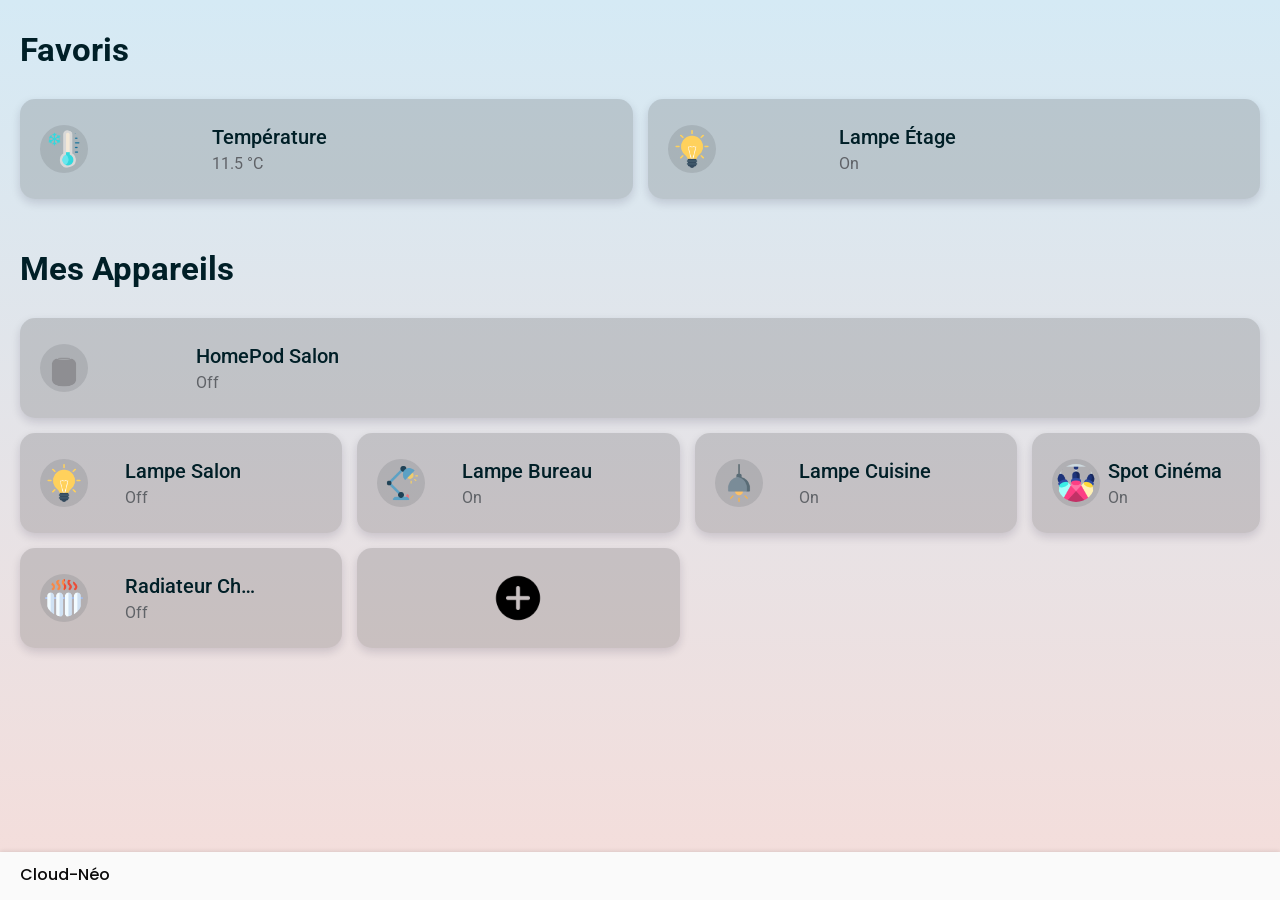
<file: index.html>
<!DOCTYPE html>
<html lang="en">
<head>
    <meta charset="UTF-8">
    <meta http-equiv="X-UA-Compatible" content="IE=edge">
    <meta name="viewport" content="width=device-width, initial-scale=1.0">
    
    <!--=============== BOXICONS ===============-->
    <link href='https://unpkg.com/boxicons@2.1.1/css/boxicons.min.css' rel='stylesheet'>

    <link rel="stylesheet" href="style.css">
    <title>Cloud-Néo | Home</title>
</head>
<body>
    <main>
        <section class="favorites">
          
            <div class="title__section">
                <h1>Favoris</h1>
            </div>
            <div class="grid__wrapper">
      
                <div class="card">
                    <div class="content">
                        <div class="img__container">
                            <img src="icon/sensor/cold.png" alt="" srcset="" class="icon">
                        </div>
                        <div class="data__container">
                            <p class="title">Température</p>
                            <p class="status">11.5 °C</p>
                        </div>
                    </div>
                </div>
                <div class="card light">
                    <div class="content">
                        <div class="img__container">
                            <img src="icon/lamp/simple_light.png" alt="" srcset="">
                        </div>
                        <div class="data__container">
                            <p class="title">Lampe Étage</p>
                            <p class="status">On</p>
                        </div>
                    </div>
                </div>            
            </div>
        </section>
        <section class="devices">
            <div class="title__section">
                <h1>Mes Appareils</h1>
            </div>
            <div class="grid__wrapper">
                <div class="card wide">
                    <div class="content">
                        <div class="img__container">
                            <img src="icon/speaker/homepod-nav-icon.png" alt="" srcset="">
                        </div>
                        <div class="data__container">
                            <p class="title">HomePod Salon</p>
                            <p class="status">Off</p>
                        </div>
                    </div>
                </div>
                <div class="card light light">
                    <div class="content">
                        <div class="img__container">
                            <img src="icon/lamp/simple_light.png" alt="" srcset="">
                        </div>
                        <div class="data__container">
                            <p class="title">Lampe Salon</p>
                            <p class="status">Off</p>
                        </div>
                    </div>
                </div>
                <div class="card light">
                    <div class="content">
                        <div class="img__container">
                            <img src="icon/lamp/desk-lamp.png" alt="" srcset="">
                        </div>
                        <div class="data__container">
                            <p class="title">Lampe Bureau</p>
                            <p class="status">On</p>
                        </div>
                    </div>
                </div>
       
                <div class="card light">
                   
                    <div class="content">
                        <div class="img__container">
                            <img src="icon/lamp/ceiling-lamp.png" alt="" srcset="">
                        </div>
                        <div class="data__container">
                            <p class="title">Lampe Cuisine</p>
                            <p class="status">On</p>
                        </div>
                    </div>
                </div>
                <div class="card tall light multi">
                    <div class="content">
                        <div class="img__container">
                            <img src="icon/lamp/spotlight-multicolor.png" alt="" srcset="">
                        </div>
                        <div class="data__container">
                            <p class="title">Spot Cinéma</p>
                            <p class="status">On</p>
                        </div>
                    </div>
                </div>
                <div class="card light">
                    <div class="content">
                        <div class="img__container">
                            <img src="icon/radiator/heating.png" alt="" srcset="">
                        </div>
                        <div class="data__container">
                            <p class="title">Radiateur Chambre</p>
                            <p class="status">Off</p>
                        </div>
                    </div>
                </div>
                <div class="card add">
                    <div class="add__items">
                        <img src="icon/system/add.png" alt="" srcset="">
                    </div>
                </div>
            </div>
        </section>
    
        <section class="list">
            <div class="header-cross">
                <p class="cross-icon"><i class='bx bx-x'></i></p>
            </div>
            <div class="container">
                <ul class="ul__container">
                    <li class="list__container">
                        <div class="logo">
                            <img src="icon/lamp/simple_light.png" alt="">
                        </div>
                        <p class="description">Lights</p>
                    </li>
                    <li class="list__container">
                        <div class="logo">
                            <img src="icon/speaker/speaker-2.png" alt="">
                        </div>
                        <p class="description">Speakers</p>
                    </li>
                    <li class="list__container">
                        <div class="logo">
                            <img src="icon/network/starlink.png" alt="">
                        </div>
                        <p class="description">Networks</p>
                    </li>
                    <li class="list__container">
                        <div class="logo">
                            <img src="icon/sensor/detector.png" alt="">
                        </div>
                        <p class="description">Sensors</p>
                    </li>
                    <li class="list__container">
                        <div class="logo">
                            <img src="icon/camera/doorbell.png" alt="">
                        </div>
                        <p class="description">Cameras</p>
                    </li>
                    <li class="list__container">
                        <div class="logo">
                            <img src="icon/security/motion-sensor.png" alt="">
                        </div>
                        <p class="description">Security</p>
                    </li>
                    <li class="list__container">
                        <div class="logo">
                            <img src="icon/fan/fan.png" alt="">
                        </div>
                        <p class="description">Fans</p>
                    </li>
                    <li class="list__container">
                        <div class="logo">
                            <img src="icon/door/smart-door.png" alt="">
                        </div>
                        <p class="description">Doorbells</p>
                    </li>
                    <li class="list__container">
                        <div class="logo">
                            <img src="icon/purifiers/air-purifier.png" alt="">
                        </div>
                        <p class="description">Air Purifiers</p>
                    </li>
                    <li class="list__container">
                        <div class="logo">
                            <img src="icon/window/shade.png" alt="">
                        </div>
                        <p class="description">Window Shades</p>
                    </li>
                    <li class="list__container">
                        <div class="logo">
                            <img src="icon/faucets/water-faucet.png" alt="">
                        </div>
                        <p class="description">Faucets</p>
                    </li>
                    <li class="list__container">
                        <div class="logo">
                            <img src="icon/purifiers/air-conditioner.png" alt="">
                        </div>
                        <p class="description">Air Conditioners</p>
                    </li>
                    <li class="list__container">
                        <div class="logo">
                            <img src="icon/radiator/heating.png" alt="">
                        </div>
                        <p class="description">Thermostats</p>
                    </li>
                    <li class="list__container">
                        <div class="logo">
                            <img src="icon/door/padlock.png" alt="">
                        </div>
                        <p class="description">Locks</p>
                    </li>
                    <li class="list__container">
                        <div class="logo">
                            <img src="icon/faucets/sprinkler.png" alt="">
                        </div>
                        <p class="description">Sprinklers</p>
                    </li>
                </ul>
            </div>
        </section>
    </main>
    <footer style="position: fixed; bottom: 0;">
        <p class="nav__logo__footer">
            Cloud-Néo
        </p>
    </footer>

</body>
    <script>

        let myButton = document.querySelectorAll('.light');

        for(let i = 0; i < myButton.length; i++) {
            myButton[i].addEventListener("click", function() {
                if(myButton[i].classList.contains("multi")) {
                    myButton[i].classList.toggle("active-multi");
                }else {
                    myButton[i].classList.toggle("active");
                }             
            });
        }


        let addList = document.querySelectorAll('.add');
        let List = document.querySelectorAll('.list');
        let cross = document.querySelectorAll('.header-cross');

        for(let i = 0; i < myButton.length; i++) {
            addList[i].addEventListener("click", function() {
                List[i].classList.toggle("visible");
            });
            cross[i].addEventListener("click", function() {
                List[i].classList.remove("visible");
            });
        }

    </script>
</html>
</file>
<file: style.css>
@import url('https://fonts.googleapis.com/css2?family=Roboto:ital,wght@0,100;0,300;0,400;0,500;0,700;0,900;1,100;1,300;1,400;1,500;1,700;1,900&display=swap');
@import url("https://fonts.googleapis.com/css2?family=Poppins:wght@400;500;600&display=swap");

* { 
    margin: 0;
    padding: 0;
    box-sizing: border-box;

    -webkit-touch-callout: none;
    -webkit-user-select: none;
    -khtml-user-select: none;
    -moz-user-select: none;
    -ms-user-select: none;
    user-select: none;
    outline: 0;

}

body {
    background-color: #FAFAFA;
    outline: 0;
}

main {
    background: linear-gradient( #D5EAF5 , #F5DDDA);
    padding: 10px;
    min-height: 100vh;
    scroll-behavior: smooth;
    box-shadow: 0 -1px 4px rgba(0, 0, 0, .1);
}


footer {
    background-color: #FAFAFA;
    height: 3rem;
    width: 100%;
    position: fixed;
    bottom: 0%;
    left: 0%;
    box-shadow: 0 -1px 4px rgba(0, 0, 0, .1);
    transition: .3s;
    z-index: 1;
    padding: 10px 0px 0px 20px;
}

button {
    cursor: pointer;
    border: none;
}

.button {
    display: inline-block;
    background-color: #1db0ff;
    color: #F4F4F4;
    padding: 1rem 1.5rem;
    border-radius: .5rem;
    font-weight: 500;
    transition: .3s;
    font-size: 16px;
    position: relative;
    display: block;
    margin-left: auto;
    margin-right: auto;
}

.button:hover {
    background-color: #239fe2;
}

.nav__logo__footer {
    color: #0B0A0A;
    font-weight: 500;
    font-family: 'Poppins', Arial, Helvetica, sans-serif;
}

.favorites {
    height: auto;
    padding-bottom: 50px;
    padding-top: 20px;
}

.devices {
    height: auto;
    padding-bottom: 20px;
}

.card {
    /*
    max-width: 100%;
    height: auto;
    vertical-align: middle;
    display: inline-block;
    */
    background-color: rgba(0, 0, 0, 0.15);
    border-radius: 15px;    
    transition: .2s;
    box-shadow: rgba(17, 12, 46, 0.15) 0px 4px 10px 0px;
    cursor: pointer;

}


.grid__wrapper > div {
    display: flex;
    justify-content: left;
    align-items: center;
}


.grid__wrapper {
    display: grid;
    grid-gap: 15px;
    grid-template-columns: repeat(auto-fit, minmax(140px, 1fr));
    grid-auto-rows: 100px;
    grid-auto-flow: dense;
}

.grid__wrapper .wide {
    grid-column: span 2;
}

.grid__wrapper .tall {
    grid-row: span 2;
}

.grid__wrapper .big {
    grid-column: span 2;
    grid-row: span 2;
}

.active {
    background-color: #FAFAFA;
    animation: glowing 5s infinite;
    color: #001F27;
}

.active-multi {
    background-color: #FAFAFA;
    animation: glowing 10s infinite;
    color: #001F27;
}


.card .content .img__container img{
    height: 40px;
    width: 40px;
    background-color: rgba(96, 99, 104, 0.2);
    border-radius: 50%;
    padding: 5px;
}

.card .add__items img {
    height: 48px;
    width: 48px;
}

.card .content__camera {
    display: flex;
    flex-direction: column;
}

.card .img__camera img {
    height: 220px;
    width: 100%;
    max-width: stretch;
    border-radius: 15px 15px 15px 15px;
    cursor: auto;
}

.content {
    width: 100%;
    height: 100%;
    padding: 5px 10px 5px 10px;
    display: grid;    
    width: 100%;
    text-overflow: ellipsis;
}

.card.wide .content .img__container {

    grid-template-columns: 10 90%;
}

.content.wide,
.big .content,
.tall .content {
    grid-template-columns: 20 80%;
}

.wide .content{
    grid-template-columns: 10 90%;
}

.img__container {

    display: flex;
    justify-content: left;
    align-items: center;
}

.data__container {
    display: flex;
    flex-direction: column;
    justify-content: center;
    align-items: flex-start;
}

.data__container .title {
    font-family: 'Roboto', Arial, Helvetica, sans-serif;
    color: #001F27;
    font-size: 14px;
    font-weight: 500;
    padding-bottom: 5px;
    overflow: hidden;
    white-space: nowrap; /* Don't forget this one */
    text-overflow: ellipsis;
    width: 100%;

}

.wide .data__container .title,
.big .data__container .title {
    width: 100%;
    text-overflow: ellipsis;
}

.data__container .status {
    font-family: 'Roboto', Arial, Helvetica, sans-serif;
    color: #606368;
    font-size: 13px;
    font-weight: 400;
}

.add__items {  
    width: 100%;
    height: 100%;    
    display: flex;
    justify-content: center;
    align-items: center;
    transition: .3s;
    border-radius: 15px;
}

.add__items img {
    transition: .3s;
}

.add__items:hover img {
    transform: rotateZ(90deg);
}

.card:hover {
    background-color: rgba(0, 0, 0, 0.1);
}

.active:hover {
    background-color: #F4F4F4;
}

.active-multi:hover {
    background-color: #F4F4F4;
}

section {
    padding: 0px 10px 0px 10px;
    height: auto;
}

.title__section {
    padding: 0px 0px 30px 0px;
    font-family: 'Roboto', Arial, Helvetica, sans-serif;
    color: #001F27;
    font-size: 22px;
    font-weight: 600;
}

.list {
    background-color: #F4F4F4;
    border-radius: 20px 20px 0px 0px;
    width: 100%;
    overflow: hidden;
    visibility: hidden;
    height: 50px;
    box-shadow: 0 -1px 4px rgba(0, 0, 0, .1);
    z-index: 1000;
    backface-visibility: hidden;
}

.visible {
    visibility: visible;
    height: 59%;
    left: 0%;
    bottom: 0%;
    position: fixed;
    overflow: auto;
    transition: .5s;
}

.title__container {
    padding: 50px 0px 0px 0px;
    font-family: 'Roboto', Arial, Helvetica, sans-serif;
    color: #001F27;
    font-size: 20px;
    font-weight: 600;
    text-align: center;
}
.subtitle__container {
    padding: 20px 0px 80px 0px;
    font-family: 'Poppins', Arial, Helvetica, sans-serif;
    color: #001F27;
    font-size: 16px;
    font-weight: 400;
    text-align: center;
}

.qr-code {
    width: 300px; 
    height: 200px; 
    display:block; 
    margin-left: auto; 
    margin-right: auto;
    z-index: 1000000;
    background-color: #F4F4F4;
}

.qr-code img {
    background-color: #F4F4F4;
    display: block;
    margin-left: auto;
    margin-right: auto;
    border: 5px solid #38b000;
    padding: 5px;
    border-radius: 20px;
    height: 200px; 
    width: 200px; 
}

.list .container .data__container {
    height: 40px;
    width: 50%;
    margin-top: 60px;
    display: block;
    margin-left: auto;
    margin-right: auto;
    text-align: center;
    font-family: 'Roboto', Arial, Helvetica, sans-serif;
    font-size: 18px;
    font-weight: 400;
}

#video-container {
    position: absolute;
    z-index: 1000;
}

#qr-video {
    width: 90%; 
    height: 240px; 
    border-radius: 15px; 
    display:block; 
    margin-left: auto; 
    margin-right: auto;
}


.hide {
    opacity: 0;
    visibility: hidden;
}

.qr-code-img {
    height: 200px;
    width: 200px;
    border-radius: 20px;
    border: 5px solid #38b000;
    padding: 5px;
    transition: .5s;
}


.header-cross {
    height: 50px;
    cursor: pointer;
}

.header-cross .cross-icon {
    font-size: 32px;
    width: 40px;
    text-align: center;
    position: absolute;
    right: 5%;
    padding-top: 10px;
}

.ul__container {
    list-style: none;
    height: auto;
    padding: 0;

}

.list__container {
    text-decoration: none;
    height: 80px;
    width: 100%;
    display: grid;
    grid-template-columns: 20% 80%;
    border-top: 2px solid rgba(96, 99, 104, 0.1);
    cursor: pointer;
    justify-content: center;
    align-items: center;
}

.list__container:hover {
    background-color: rgba(96, 99, 104, 0.1);
} 

.list__container .logo {
    width: 100%;
    display: flex;
    justify-content: center;
    align-items: center;
}

.list__container .logo img  {
    height: 40px;
    width: 40px;
}

.list__container .description {
    width: 100%;
    display: flex;
    justify-content: left;
    align-items: center;
    font-family: 'Roboto', Arial, Helvetica, sans-serif;
    color: #403A3A;
    font-size: 22px;
    font-weight: 500;
}

/*=============== CONTACT ===============*/

.login {
    height: 100vh;
    display: flex;
    flex-direction: column;
    justify-content: center;
    align-items: center;
    min-height: 600px;
}

.contact__container {
    background-color: #FAFAFA;
    border-radius: 20px;
    box-shadow: 0 -1px 4px rgba(0, 0, 0, .1);
    font-family: 'Poppins', Arial, Helvetica, sans-serif;
    width: auto;
    padding: 2rem;
}

.contact__title {
    text-align: center; 
    font-size: 1.5rem;
    margin-bottom: 1.5rem;
    color: #111;
    padding-bottom: 1rem;
}


.contact__form-div {
    position: relative;
    margin-bottom: 2rem;
    height: 4rem;
    width: 80%;
    display: block;
    position: relative;
    margin-left: auto;
    margin-right: auto;
    width: 400px;
}

.contact__form-input {
    position: absolute;
    top: 0;
    left: 0;
    width: 100%;
    height: 100%;
    border: 2px solid #707070;
    background: none;
    color: #0B0A0A;
    outline: none;
    padding: 1.5rem;
    border-radius: .75rem;
    z-index: 1;
    font-size: 1rem;
}

.contact__form-tag {
    position: absolute;
    top: -.75rem;
    left: 1.25rem;
    font-size: .813rem;
    padding: .25rem;
    background-color: #FAFAFA;
    z-index: 10;
}

.contact__form-area {
    height: 11rem;
}

.contact__form-area textarea {
    resize: none;
}

.contact__card:hover {
    transform: translateY(-5px);
    box-shadow: 0 4px 10px hsl(var(--second-hue), 48%, 8%, .2);
}

.contact__button {
    padding-top: 1rem;
}

.logo__container {
    height: 120px;
    width: 100%;
    display: flex;
    justify-content: center;
    align-items: center;
    margin-top: -20px;
}


.logo {
    height: 50px;
    width: 50px;
    border-radius: 10px;
}

.add__subscription {
    height: 100px;
    width: 100%;
    display: flex;
    justify-content: center;
    align-items: center;
}

.add__subscription p {
    color: #0B0A0A;
    font-size: 16px;
    font-family: 'Roboto', Arial, Helvetica, sans-serif;
    text-decoration: none;
    font-weight: 400;
}

.add__subscription a {
    color: #1db0ff;
    font-size: 16px;
    font-family: 'Roboto', Arial, Helvetica, sans-serif;
    text-decoration: none;
    font-weight: 500;
    text-decoration: none;
}

/*=============== SCROLL BAR ===============*/

::-webkit-scrollbar {
    width: .6rem;
    border-radius: .5rem;
    background-color: hsl(#001F27, 8%, 38%);
}

::-webkit-scrollbar-thumb {
    border-radius: .5rem;
    background-color: hsl(#001F27, 8%, 26%);
}

::-webkit-scrollbar-thumb:hover {
    background-color: hsl(#001F27, 8%, 20%);
}

@keyframes glowing {
    0% {
        transform: translateY(0%);
    }
    50% {
        transform: translateY(1%);
    }
    100% {
        transform: translateY(0%);
    }
}

/*=============== BREAKPOINTS ===============*/
    /* For small devices */
    
    @media screen and (max-width: 320px) {
        .grid__wrapper {
            display: inline-block;
            grid-gap: 20px;
            width: 100%;
            grid-auto-rows: 100px;
 
        }
        .card{
            margin-bottom: 20px;
        }

        .card .data__container p {
            text-overflow: ellipsis;
            width: 100%;
        }

        .add__items {
            padding: 10px;
        }
   
        .card .img__camera img {
            height: 190px;
            width: 100%;
            max-width: fit-content;
            margin-bottom: -10px;
            border-radius: 15px 15px 15px 15px;

        }

        .wide .data__container .title,
        .big .data__container .title {
            width: 100%;
        }

        .contact__form-div {
            width: 90%;
        }

        .wide .content,
        .big .content {
            grid-template-columns: 30% 70%;
        }

        .card .add__items img {
            height: 40px;
            width: 40px;
        }
        
        .card .content .img__container img{
            height: 42px;
            width: 42px;
            background-color: rgba(96, 99, 104, 0.2);
            border-radius: 50%;
            padding: 5px;
        }

        .content {
            width: 100%;
            height: 100%;
            padding: 20px 15px 20px 15px;
            display: grid;
            grid-template-columns: 30% 70%;
        }

        .favorites {
            height: auto;
            padding-bottom: 20px;
            padding-top: 20px;
        }

        .data__container .title {
            font-size: 16px;
            width: 140px;
        }

        .data__container .status {
            font-size: 14px;
        }

        .title__section {
            padding: 0px 0px 20px 0px;
            font-size: 18px;
        }

        .list__container {
            height: 80px;
            grid-template-columns: 30% 70%;
        }
        
        .list__container:hover {
            background-color: rgba(96, 99, 104, 0.1);
        } 
        
        .list__container .logo img  {
            height: 35px;
            width: 35px;
        }
        
        .list__container .description {
            font-size: 18px;
            padding-left: 10px;
            text-overflow: ellipsis;
            width: 100%;
        }

        .header-cross {
            height: 40px;
            cursor: pointer;
        }
        
        .header-cross .cross-icon {
            font-size: 26px;
        }

        .title__container {
            padding: 40px 0px 0px 0px;
            font-size: 18px;
        }
        .subtitle__container {
            padding: 10px 0px 50px 0px;
            font-size: 14px;
    
        }
        
        .qr-code {
            width: 100%; 
            height: 200px; 
            display:block; 
            margin-left: auto; 
            margin-right: auto;
            z-index: 1000000;
            background-color: #F4F4F4;
        }

        #qr-video {
            width: 90%; 
            height: 120px; 
            border-radius: 15px; 
            display:block; 
            margin-left: auto; 
            margin-right: auto;
        }

        .list .data__container p {
            text-align: center;
            font-size: 14px;
        }

        .button {
            padding: 1rem 1rem;
            font-size: 14px;
        }

        .add__subscription p,        
        .add__subscription a  {
            font-size: 14px;
            text-align: center;
        }

        .contact__title {
            font-size: 1.75rem;
            padding-bottom: 2rem;
        }
        .contact__container {
            padding: 20px;
        }
        
        .contact__form-div {
            margin-bottom: 2rem;
            height: 4rem;
            width: 100%;
        }
        
        .contact__form-input {
            outline: hidden;
            padding: 0.25rem;
            font-size: .75rem;
            text-overflow: ellipsis;
        }
        
        .contact__form-tag {
            left: 0.75rem;
            font-size: .75rem;
            padding: .25rem;
        }
       
        .logo__container {
            width: 50%;
        }

        .login {
            padding: 0;
            margin-left: 0px;
        }
    }
    /* For medium devices */

    @media screen and (min-width: 480px) {
        .grid__wrapper {
            display: grid;
            grid-gap: 15px;
            grid-template-columns: repeat(auto-fit, minmax(200px, 1fr));
            grid-auto-rows: 100px;
            grid-auto-flow: dense;
        }
    }
    @media screen and (min-width: 576px) {
        .card .content .img__container img{
            height: 48px;
            width: 48px;
            background-color: rgba(96, 99, 104, 0.2);
            border-radius: 50%;
            padding: 5px;
        }
        
        .card .add__items img {
            height: 48px;
            width: 48px;
        }

        .button {
            display: inline-block;
            background-color: #1db0ff;
            color: #F4F4F4;
            padding: 1rem 1.5rem;
            border-radius: .5rem;
            font-weight: 500;
            transition: .3s;
            font-size: 16px;
            position: relative;
            display: block;
            margin-left: auto;
            margin-right: auto;
        }
        
        .button:hover {
            background-color: #239fe2;
        }
        
        .nav__logo__footer {
            color: #0B0A0A;
            font-weight: 500;
            font-family: 'Poppins', Arial, Helvetica, sans-serif;
        }
        
        .favorites {
            height: auto;
            padding-bottom: 50px;
            padding-top: 20px;
        }
        
        .devices {
            height: auto;
            padding-bottom: 20px;
        }
        
        .card {
            background-color: rgba(0, 0, 0, 0.15);
            border-radius: 15px;    
            transition: .2s;
            box-shadow: rgba(17, 12, 46, 0.15) 0px 4px 10px 0px;
            cursor: pointer;
        
        }
        
        
        .grid__wrapper > div {
            display: flex;
            justify-content: left;
            align-items: center;
        }
        
        
        .grid__wrapper {
            display: grid;
            grid-gap: 15px;
            grid-template-columns: repeat(auto-fit, minmax(200px, 1fr));
            grid-auto-rows: 100px;
            grid-auto-flow: dense;
        }
        
        .grid__wrapper .wide {
            grid-column: span 2;
        }
        
        .grid__wrapper .tall {
            grid-row: span 2;
        }
        
        .grid__wrapper .big {
            grid-column: span 2;
            grid-row: span 2;
        }
        
        .active {
            background-color: #FAFAFA;
            animation: glowing 5s infinite;
            color: #001F27;
        }
        
        .active-multi {
            background-color: #FAFAFA;
            animation: glowing 10s infinite;
            color: #001F27;
        }
        
    
        .card .content__camera {
            display: flex;
            flex-direction: column;
        }
        
        .card .img__camera img {
            height: 220px;
            width: 100%;
            max-width: fit-content;
            border-radius: 15px 15px 15px 15px;
            cursor: auto;
        }
        
        .content {
            width: 100%;
            height: 100%;
            padding: 10px 20px 10px 20px;
            display: grid;
            grid-template-columns: 30% 70%;
        }
        
        .wide .content,
        .big .content {
            grid-template-columns: 13% 87%;
        }
        
        .img__container {
        
            display: flex;
            justify-content: left;
            align-items: center;
        }
        
        .data__container {
            display: flex;
            flex-direction: column;
            justify-content: center;
            align-items: flex-start;
        }
        
        .data__container .title {
            font-family: 'Roboto', Arial, Helvetica, sans-serif;
            color: #001F27;
            font-size: 20px;
            font-weight: 500;
            padding-bottom: 5px;
            overflow: hidden;
            white-space: nowrap; /* Don't forget this one */
            text-overflow: ellipsis;
            width: 140px;
        
        }
        
        .wide .data__container .title,
        .big .data__container .title {
            width: 400px;
        }
        
        .data__container .status {
            font-family: 'Roboto', Arial, Helvetica, sans-serif;
            color: #606368;
            font-size: 16px;
            font-weight: 400;
        }
        
        .add__items {  
            width: 100%;
            height: 100%;    
            display: flex;
            justify-content: center;
            align-items: center;
            transition: .3s;
            border-radius: 15px;
        }
        
        .add__items img {
            transition: .3s;
        }
        
        .add__items:hover img {
            transform: rotateZ(90deg);
        }
        
        .card:hover {
            background-color: rgba(0, 0, 0, 0.1);
        }
        
        .active:hover {
            background-color: #F4F4F4;
        }
        
        .active-multi:hover {
            background-color: #F4F4F4;
        }
        
        section {
            padding: 0px 10px 0px 10px;
            height: auto;
        }
        
        .title__section {
            padding: 0px 0px 30px 0px;
            font-family: 'Roboto', Arial, Helvetica, sans-serif;
            color: #001F27;
            font-size: 22px;
            font-weight: 600;
        }
        
        .list {
            background-color: #F4F4F4;
            border-radius: 20px 20px 0px 0px;
            width: 100%;
            overflow: hidden;
            visibility: hidden;
            height: 50px;
            box-shadow: 0 -1px 4px rgba(0, 0, 0, .1);
            z-index: 1000;
            backface-visibility: hidden;
        }
        
        .visible {
            visibility: visible;
            height: 59%;
            left: 0%;
            bottom: 0%;
            position: fixed;
            overflow: auto;
            transition: .5s;
        }
        
        .title__container {
            padding: 50px 0px 0px 0px;
            font-family: 'Roboto', Arial, Helvetica, sans-serif;
            color: #001F27;
            font-size: 20px;
            font-weight: 600;
            text-align: center;
        }
        .subtitle__container {
            padding: 20px 0px 80px 0px;
            font-family: 'Poppins', Arial, Helvetica, sans-serif;
            color: #001F27;
            font-size: 16px;
            font-weight: 400;
            text-align: center;
        }
        
        .qr-code {
            width: 300px; 
            height: 200px; 
            display:block; 
            margin-left: auto; 
            margin-right: auto;
            z-index: 1000000;
            background-color: #F4F4F4;
        }
        
        .qr-code img {
            background-color: #F4F4F4;
            display: block;
            margin-left: auto;
            margin-right: auto;
            border: 5px solid #38b000;
            padding: 5px;
            border-radius: 20px;
            height: 200px; 
            width: 200px; 
        }
        
        .list .container .data__container {
            height: 40px;
            width: 50%;
            margin-top: 60px;
            display: block;
            margin-left: auto;
            margin-right: auto;
            text-align: center;
            font-family: 'Roboto', Arial, Helvetica, sans-serif;
            font-size: 18px;
            font-weight: 400;
        }
        
        #video-container {
            position: absolute;
            z-index: 1000;
        }
        
        #qr-video {
            width: 490px; 
            height: 240px; 
            border-radius: 15px; 
            display:block; 
            margin-left: auto; 
            margin-right: auto;
        }
        
        .hide {
            opacity: 0;
            visibility: hidden;
        }
        
        .qr-code-img {
            height: 200px;
            width: 200px;
            border-radius: 20px;
            border: 5px solid #38b000;
            padding: 5px;
            transition: .5s;
        }
        
        
        .header-cross {
            height: 50px;
            cursor: pointer;
        }
        
        .header-cross .cross-icon {
            font-size: 32px;
            width: 40px;
            text-align: center;
            position: absolute;
            right: 5%;
            padding-top: 10px;
        }
        
        .ul__container {
            list-style: none;
            height: auto;
            padding: 0;
        
        }
        
        .list__container {
            text-decoration: none;
            height: 80px;
            width: 100%;
            display: grid;
            grid-template-columns: 20% 80%;
            border-top: 2px solid rgba(96, 99, 104, 0.1);
            cursor: pointer;
            justify-content: center;
            align-items: center;
        }
        
        .list__container:hover {
            background-color: rgba(96, 99, 104, 0.1);
        } 
        
        .list__container .logo {
            width: 100%;
            display: flex;
            justify-content: center;
            align-items: center;
        }
        
        .list__container .logo img  {
            height: 40px;
            width: 40px;
        }
        
        .list__container .description {
            width: 100%;
            display: flex;
            justify-content: left;
            align-items: center;
            font-family: 'Roboto', Arial, Helvetica, sans-serif;
            color: #403A3A;
            font-size: 22px;
            font-weight: 500;
        }
        
        /*=============== CONTACT ===============*/
        
        .login {
            height: 100vh;
            display: flex;
            flex-direction: column;
            justify-content: center;
            align-items: center;
            min-height: 600px;
        }
        
        .contact__container {
            background-color: #FAFAFA;
            border-radius: 20px;
            box-shadow: 0 -1px 4px rgba(0, 0, 0, .1);
            font-family: 'Poppins', Arial, Helvetica, sans-serif;
            width: auto;
            padding: 2rem;
        }
        
        .contact__title {
            text-align: center; 
            font-size: 1.5rem;
            margin-bottom: 1.5rem;
            color: #111;
            padding-bottom: 1rem;
        }
        
        
        .contact__form-div {
            position: relative;
            margin-bottom: 2rem;
            height: 4rem;
            width: 80%;
            display: block;
            position: relative;
            margin-left: auto;
            margin-right: auto;
            width: 400px;
        }
        
        .contact__form-input {
            position: absolute;
            top: 0;
            left: 0;
            width: 100%;
            height: 100%;
            border: 2px solid #707070;
            background: none;
            color: #0B0A0A;
            outline: none;
            padding: 1.5rem;
            border-radius: .75rem;
            z-index: 1;
            font-size: 1rem;
        }
        
        .contact__form-tag {
            position: absolute;
            top: -.75rem;
            left: 1.25rem;
            font-size: .813rem;
            padding: .25rem;
            background-color: #FAFAFA;
            z-index: 10;
        }
        
        .contact__form-area {
            height: 11rem;
        }
        
        .contact__form-area textarea {
            resize: none;
        }
        
        .contact__card:hover {
            transform: translateY(-5px);
            box-shadow: 0 4px 10px hsl(var(--second-hue), 48%, 8%, .2);
        }
        
        .contact__button {
            padding-top: 1rem;
        }
        
        .logo__container {
            height: 120px;
            width: 100%;
            display: flex;
            justify-content: center;
            align-items: center;
            margin-top: -20px;
        }
        
        
        .logo {
            height: 50px;
            width: 50px;
            border-radius: 10px;
        }
        
        .add__subscription {
            height: 100px;
            width: 100%;
            display: flex;
            justify-content: center;
            align-items: center;
        }
        
        .add__subscription p {
            color: #0B0A0A;
            font-size: 16px;
            font-family: 'Roboto', Arial, Helvetica, sans-serif;
            text-decoration: none;
            font-weight: 400;
        }
        
        .add__subscription a {
            color: #1db0ff;
            font-size: 16px;
            font-family: 'Roboto', Arial, Helvetica, sans-serif;
            text-decoration: none;
            font-weight: 500;
            text-decoration: none;
        }
    }
    
    @media screen and (min-width: 660px) {
        .grid__wrapper {
            display: grid;
            grid-gap: 15px;
            grid-template-columns: repeat(auto-fit, minmax(300px, 1fr));
            grid-auto-rows: 100px;
            grid-auto-flow: dense;
        }
    }
    /* For large devices */
    
    @media screen and (min-width: 992px) {
        .grid__wrapper .wide {
            grid-column: span 4;
        }
        .grid__wrapper .tall {
            grid-row: span 1;
        }
    
    }
</file>
